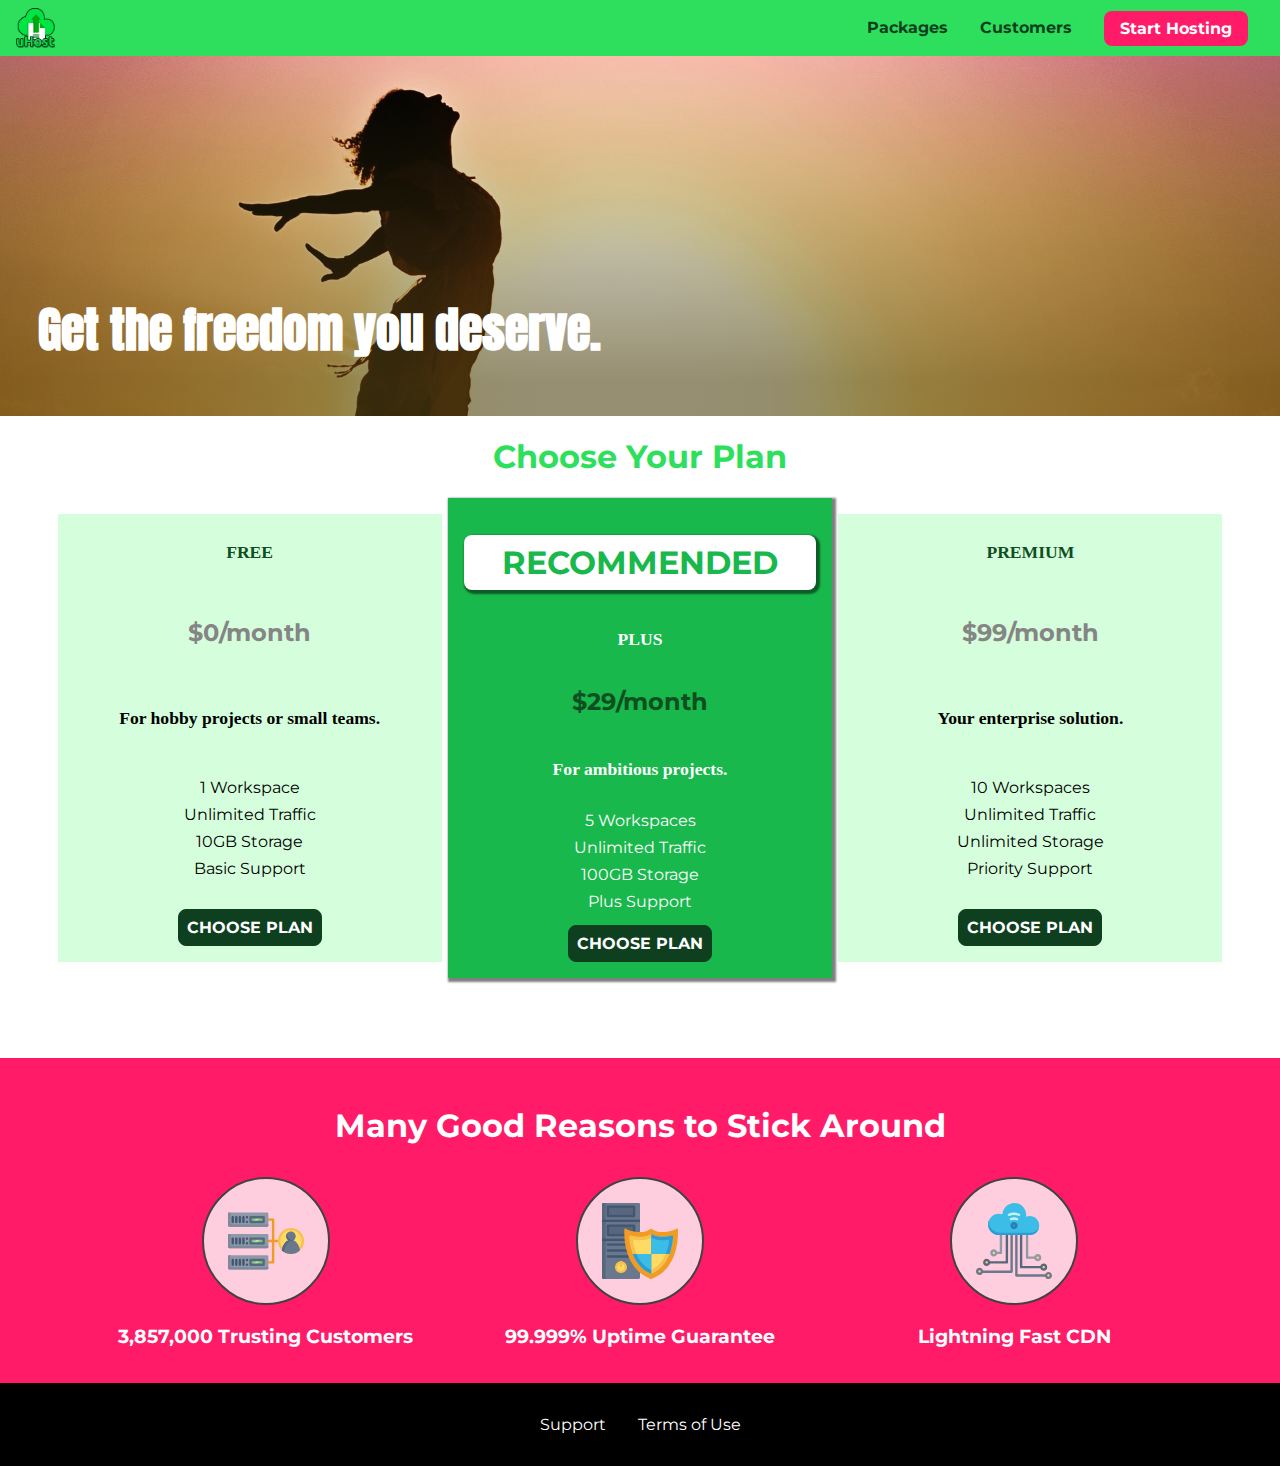
<file: index.html>
<!DOCTYPE html>
<html lang="en">

<head>
    <meta charset="UTF-8">
    <meta http-equiv="X-UA-Compatible" content="ie=edge">
    <meta name="viewport" content="width=device-width, initial-scale=1.0">
    <title>uHost</title>
    <link rel="shortcut icon" href="favicon.png">
    <link rel="stylesheet" href="shared.css">
    <link rel="stylesheet" href="main.css">
</head>

<body>
    <div class="backdrop"></div>
    <div class="modal">
        <h1 class="modal__title">Do you want to continue?</h1>
        <div class="modal__actions">
            <a href="start-hosting/index.html" class="modal__action">Yes!</a>
            <button class="modal__action modal__action--negative" type="button">No!</button>
        </div>
    </div>
    <header class="main-header">
        <div>
            <button class="toggle-button">
                <span class="toggle-button__bar"></span>
                <span class="toggle-button__bar"></span>
                <span class="toggle-button__bar"></span>
            </button>
            <a href="index.html" class="main-header__brand">
                <img src="images/uhost-icon.png" alt="uHost - Your favorite hosting company">
            </a>
        </div>
        <nav class="main-nav">
            <ul class="main-nav__items">
                <li class="main-nav__item">
                    <a href="packages/index.html">Packages</a>
                </li>
                <li class="main-nav__item">
                    <a href="customers/index.html">Customers</a>
                </li>
                <li class="main-nav__item main-nav__item--cta">
                    <a href="start-hosting/index.html">Start Hosting</a>
                </li>
            </ul>
        </nav>
    </header>
    <nav class="mobile-nav">
        <ul class="mobile-nav__items">
            <li class="mobile-nav__item">
                <a href="packages/index.html">Packages</a>
            </li>
            <li class="mobile-nav__item">
                <a href="customers/index.html">Customers</a>
            </li>
            <li class="mobile-nav__item mobile-nav__item--cta">
                <a href="start-hosting/index.html">Start Hosting</a>
            </li>
        </ul>
    </nav>
    <main>
        <section id="product-overview">
            <h1>Get the freedom you deserve.</h1>
        </section>
        <section id="plans">
            <h1 class="section-title">Choose Your Plan</h1>
            <div class="plan__list">
                <article class="plan">
                    <h1 class="plan__title">FREE</h1>
                    <h2 class="plan__price">$0/month</h2>
                    <h3>For hobby projects or small teams.</h3>
                    <ul class="plan__features">
                        <li class="plan__feature">1 Workspace</li>
                        <li class="plan__feature">Unlimited Traffic</li>
                        <li class="plan__feature">10GB Storage</li>
                        <li class="plan__feature">Basic Support</li>
                    </ul>
                    <div>
                        <button class="button">CHOOSE PLAN</button>
                    </div>
                </article>
                <article class="plan plan--highlighted">
                    <h1 class="plan__annotation" >RECOMMENDED</h1>
                    <h1 class="plan__title">PLUS</h1>
                    <h2 class="plan__price">$29/month</h2>
                    <h3>For ambitious projects.</h3>
                    <ul class="plan__features">
                        <li class="plan__feature">5 Workspaces</li>
                        <li class="plan__feature">Unlimited Traffic</li>
                        <li class="plan__feature">100GB Storage</li>
                        <li class="plan__feature">Plus Support</li>
                    </ul>
                    <div>
                        <button class="button">CHOOSE PLAN</button>
                    </div>
                </article>
                <article class="plan">
                    <h1 class="plan__title">PREMIUM</h1>
                    <h2 class="plan__price">$99/month</h2>
                    <h3>Your enterprise solution.</h3>
                    <ul class="plan__features">
                        <li class="plan__feature">10 Workspaces</li>
                        <li class="plan__feature">Unlimited Traffic</li>
                        <li class="plan__feature">Unlimited Storage</li>
                        <li class="plan__feature">Priority Support</li>
                    </ul>
                    <div>
                        <button class="button">CHOOSE PLAN</button>
                    </div>
                </article>
            </div>
        </section>
        <section id="key-features">
            <h1 class="section-title">Many Good Reasons to Stick Around</h1>
            <ul class="key-feature__list">
                <li class="key-feature">
                    <div class="key-feature__image">
                        <svg viewBox="0 0 512 512">
                            <path style="fill:#F09B24;" d="M344,248h-32V112c0-4.418-3.582-8-8-8h-40c-4.418,0-8,3.582-8,8s3.582,8,8,8h32v128h-32  c-4.418,0-8,3.582-8,8s3.582,8,8,8h32v128h-32c-4.418,0-8,3.582-8,8s3.582,8,8,8h40c4.418,0,8-3.582,8-8V264h32c4.418,0,8-3.582,8-8  S348.418,248,344,248z"
                            />
                            <path style="fill:#8E9AA9;" d="M264,64H8c-4.418,0-8,3.582-8,8v80c0,4.418,3.582,8,8,8h256c4.418,0,8-3.582,8-8V72  C272,67.582,268.418,64,264,64z"
                            />
                            <path style="fill:#7C899B;" d="M24,144c-4.418,0-8-3.582-8-8V64H8c-4.418,0-8,3.582-8,8v80c0,4.418,3.582,8,8,8h256  c4.418,0,8-3.582,8-8v-8H24z"
                            />
                            <rect x="152" y="96" style="fill:#B8E3A8;" width="88" height="32" />
                            <g>
                                <polygon style="fill:#7EC97D;" points="152,96 152,128 166,128 198,96  " />
                                <polygon style="fill:#7EC97D;" points="220,96 188,128 240,128 240,96  " />
                            </g>
                            <path style="fill:#56677E;" d="M240,136h-88c-4.418,0-8-3.582-8-8V96c0-4.418,3.582-8,8-8h88c4.418,0,8,3.582,8,8v32  C248,132.418,244.418,136,240,136z M160,120h72v-16h-72V120z"
                            />
                            <g>
                                <path style="fill:#435670;" d="M32,136c-4.418,0-8-3.582-8-8V96c0-4.418,3.582-8,8-8s8,3.582,8,8v32C40,132.418,36.418,136,32,136z   "
                                />
                                <path style="fill:#435670;" d="M56,136c-4.418,0-8-3.582-8-8V96c0-4.418,3.582-8,8-8s8,3.582,8,8v32C64,132.418,60.418,136,56,136z   "
                                />
                                <path style="fill:#435670;" d="M80,136c-4.418,0-8-3.582-8-8V96c0-4.418,3.582-8,8-8s8,3.582,8,8v32C88,132.418,84.418,136,80,136z   "
                                />
                                <path style="fill:#435670;" d="M104,136c-4.418,0-8-3.582-8-8V96c0-4.418,3.582-8,8-8s8,3.582,8,8v32   C112,132.418,108.418,136,104,136z"
                                />
                                <path style="fill:#435670;" d="M128,105c-4.418,0-8-3.582-8-8v-1c0-4.418,3.582-8,8-8s8,3.582,8,8v1   C136,101.418,132.418,105,128,105z"
                                />
                                <path style="fill:#435670;" d="M128,136c-4.418,0-8-3.582-8-8v-1c0-4.418,3.582-8,8-8s8,3.582,8,8v1   C136,132.418,132.418,136,128,136z"
                                />
                            </g>
                            <path style="fill:#8E9AA9;" d="M264,208H8c-4.418,0-8,3.582-8,8v80c0,4.418,3.582,8,8,8h256c4.418,0,8-3.582,8-8v-80  C272,211.582,268.418,208,264,208z"
                            />
                            <path style="fill:#7C899B;" d="M24,288c-4.418,0-8-3.582-8-8v-72H8c-4.418,0-8,3.582-8,8v80c0,4.418,3.582,8,8,8h256  c4.418,0,8-3.582,8-8v-8H24z"
                            />
                            <rect x="152" y="240" style="fill:#B8E3A8;" width="88" height="32" />
                            <g>
                                <polygon style="fill:#7EC97D;" points="152,240 152,272 166,272 198,240  " />
                                <polygon style="fill:#7EC97D;" points="220,240 188,272 240,272 240,240  " />
                            </g>
                            <path style="fill:#56677E;" d="M240,280h-88c-4.418,0-8-3.582-8-8v-32c0-4.418,3.582-8,8-8h88c4.418,0,8,3.582,8,8v32  C248,276.418,244.418,280,240,280z M160,264h72v-16h-72V264z"
                            />
                            <g>
                                <path style="fill:#435670;" d="M32,280c-4.418,0-8-3.582-8-8v-32c0-4.418,3.582-8,8-8s8,3.582,8,8v32C40,276.418,36.418,280,32,280   z"
                                />
                                <path style="fill:#435670;" d="M56,280c-4.418,0-8-3.582-8-8v-32c0-4.418,3.582-8,8-8s8,3.582,8,8v32C64,276.418,60.418,280,56,280   z"
                                />
                                <path style="fill:#435670;" d="M80,280c-4.418,0-8-3.582-8-8v-32c0-4.418,3.582-8,8-8s8,3.582,8,8v32C88,276.418,84.418,280,80,280   z"
                                />
                                <path style="fill:#435670;" d="M104,280c-4.418,0-8-3.582-8-8v-32c0-4.418,3.582-8,8-8s8,3.582,8,8v32   C112,276.418,108.418,280,104,280z"
                                />
                                <path style="fill:#435670;" d="M128,249c-4.418,0-8-3.582-8-8v-1c0-4.418,3.582-8,8-8s8,3.582,8,8v1   C136,245.418,132.418,249,128,249z"
                                />
                                <path style="fill:#435670;" d="M128,280c-4.418,0-8-3.582-8-8v-1c0-4.418,3.582-8,8-8s8,3.582,8,8v1   C136,276.418,132.418,280,128,280z"
                                />
                            </g>
                            <path style="fill:#8E9AA9;" d="M264,352H8c-4.418,0-8,3.582-8,8v80c0,4.418,3.582,8,8,8h256c4.418,0,8-3.582,8-8v-80  C272,355.582,268.418,352,264,352z"
                            />
                            <path style="fill:#7C899B;" d="M24,432c-4.418,0-8-3.582-8-8v-72H8c-4.418,0-8,3.582-8,8v80c0,4.418,3.582,8,8,8h256  c4.418,0,8-3.582,8-8v-8H24z"
                            />
                            <rect x="152" y="384" style="fill:#B8E3A8;" width="88" height="32" />
                            <g>
                                <polygon style="fill:#7EC97D;" points="152,384 152,416 166,416 198,384  " />
                                <polygon style="fill:#7EC97D;" points="220,384 188,416 240,416 240,384  " />
                            </g>
                            <path style="fill:#56677E;" d="M240,424h-88c-4.418,0-8-3.582-8-8v-32c0-4.418,3.582-8,8-8h88c4.418,0,8,3.582,8,8v32  C248,420.418,244.418,424,240,424z M160,408h72v-16h-72V408z"
                            />
                            <g>
                                <path style="fill:#435670;" d="M32,424c-4.418,0-8-3.582-8-8v-32c0-4.418,3.582-8,8-8s8,3.582,8,8v32C40,420.418,36.418,424,32,424   z"
                                />
                                <path style="fill:#435670;" d="M56,424c-4.418,0-8-3.582-8-8v-32c0-4.418,3.582-8,8-8s8,3.582,8,8v32C64,420.418,60.418,424,56,424   z"
                                />
                                <path style="fill:#435670;" d="M80,424c-4.418,0-8-3.582-8-8v-32c0-4.418,3.582-8,8-8s8,3.582,8,8v32C88,420.418,84.418,424,80,424   z"
                                />
                                <path style="fill:#435670;" d="M104,424c-4.418,0-8-3.582-8-8v-32c0-4.418,3.582-8,8-8s8,3.582,8,8v32   C112,420.418,108.418,424,104,424z"
                                />
                                <path style="fill:#435670;" d="M128,393c-4.418,0-8-3.582-8-8v-1c0-4.418,3.582-8,8-8s8,3.582,8,8v1   C136,389.418,132.418,393,128,393z"
                                />
                                <path style="fill:#435670;" d="M128,424c-4.418,0-8-3.582-8-8v-1c0-4.418,3.582-8,8-8s8,3.582,8,8v1   C136,420.418,132.418,424,128,424z"
                                />
                            </g>
                            <path style="fill:#F7C14D;" d="M424,168c-48.523,0-88,39.477-88,88s39.477,88,88,88s88-39.477,88-88S472.523,168,424,168z" />
                            <path style="fill:#FFDB66;" d="M424,184c-39.701,0-72,32.299-72,72s32.299,72,72,72s72-32.299,72-72S463.701,184,424,184z" />
                            <path style="fill:#69788D;" d="M484.893,314.16C476.393,274.588,451.922,248,424,248s-52.393,26.588-60.893,66.16  c-0.605,2.82,0.354,5.749,2.511,7.664C381.731,336.124,402.465,344,424,344s42.269-7.876,58.381-22.176  C484.539,319.909,485.498,316.98,484.893,314.16z"
                            />
                            <path style="fill:#56677E;" d="M434.053,249.171C430.768,248.403,427.411,248,424,248c-27.922,0-52.393,26.588-60.893,66.16  c-0.605,2.82,0.354,5.749,2.511,7.664c3.383,3.002,6.979,5.703,10.734,8.125C384.904,286.243,407.373,255.378,434.053,249.171z"
                            />
                            <path style="fill:#69788D;" d="M424,192c-17.645,0-32,14.355-32,32s14.355,32,32,32s32-14.355,32-32S441.645,192,424,192z" />
                            <path style="fill:#56677E;" d="M432,248c-17.645,0-32-14.355-32-32c0-6.783,2.128-13.076,5.742-18.258  C397.444,203.53,392,213.138,392,224c0,17.645,14.355,32,32,32c10.862,0,20.471-5.444,26.258-13.742  C445.076,245.872,438.783,248,432,248z"
                            />

                        </svg>
                    </div>
                    <p class="key-feature__description">3,857,000 Trusting Customers</p>
                </li>
                <li class="key-feature">
                    <div class="key-feature__image">
                        <svg viewBox="0 0 512 512">
                            <path style="fill:#69788D;" d="M248,0H8C3.582,0,0,3.582,0,8v496c0,4.418,3.582,8,8,8h240c4.418,0,8-3.582,8-8V8  C256,3.582,252.418,0,248,0z"
                            />
                            <path style="fill:#56677E;" d="M24,504V8c0-4.418,3.582-8,8-8H8C3.582,0,0,3.582,0,8v496c0,4.418,3.582,8,8,8h24  C27.582,512,24,508.418,24,504z"
                            />
                            <g>
                                <rect x="0" y="112" style="fill:#435670;" width="256" height="16" />
                                <rect x="0" y="240" style="fill:#435670;" width="256" height="16" />
                            </g>
                            <path style="fill:#F7C14D;" d="M128,392c-22.056,0-40,17.944-40,40s17.944,40,40,40s40-17.944,40-40S150.056,392,128,392z" />
                            <path style="fill:#FFDB66;" d="M128,408c-13.233,0-24,10.767-24,24s10.767,24,24,24s24-10.767,24-24S141.233,408,128,408z" />
                            <path style="fill:#F7C14D;" d="M128,392c-2.739,0-5.414,0.278-8,0.805V424c0,4.418,3.582,8,8,8c4.418,0,8-3.582,8-8v-31.195  C133.414,392.278,130.739,392,128,392z"
                            />
                            <g>
                                <path style="fill:#435670;" d="M216,288H40c-4.418,0-8-3.582-8-8s3.582-8,8-8h176c4.418,0,8,3.582,8,8S220.418,288,216,288z"
                                />
                                <path style="fill:#435670;" d="M216,328H40c-4.418,0-8-3.582-8-8s3.582-8,8-8h176c4.418,0,8,3.582,8,8S220.418,328,216,328z"
                                />
                                <path style="fill:#435670;" d="M216,368H40c-4.418,0-8-3.582-8-8s3.582-8,8-8h176c4.418,0,8,3.582,8,8S220.418,368,216,368z"
                                />
                                <path style="fill:#435670;" d="M216,16H40c-4.418,0-8,3.582-8,8v64c0,4.418,3.582,8,8,8h176c4.418,0,8-3.582,8-8V24   C224,19.582,220.418,16,216,16z"
                                />
                            </g>
                            <rect x="48" y="32" style="fill:#56677E;" width="160" height="48" />
                            <path style="fill:#435670;" d="M216,144H40c-4.418,0-8,3.582-8,8v64c0,4.418,3.582,8,8,8h176c4.418,0,8-3.582,8-8v-64  C224,147.582,220.418,144,216,144z"
                            />
                            <rect x="48" y="160" style="fill:#56677E;" width="160" height="48" />
                            <path style="fill:#F09B24;" d="M511.747,180.237c-0.194-6.537-8.107-10.107-13.135-5.894c-5.6,4.693-42.904,21.282-98.514,21.282  c-33.45,0-64.625-20.999-64.929-21.206c-2.9-1.991-6.764-1.85-9.512,0.346c-2.677,2.135-27.201,20.86-63.793,20.86  c-55.607,0-92.914-16.589-98.515-21.282c-5.028-4.211-12.941-0.645-13.135,5.894c-1.634,54.834,4.655,105.941,18.693,151.903  c12.096,39.604,29.759,74.047,52.497,102.373c27.538,34.304,62.743,59.882,104.66,76.045c3.069,1.918,6.757,1.921,9.83,0  c41.917-16.163,77.122-41.741,104.66-76.045c22.738-28.326,40.401-62.77,52.497-102.373  C507.092,286.179,513.381,235.071,511.747,180.237z"
                            />
                            <path style="fill:#F7C14D;" d="M476.21,221.226c-1.953-1.631-4.568-2.235-7.036-1.628c-21.686,5.327-44.926,8.028-69.075,8.028  c-25.926,0-49.633-8.975-64.955-16.504c-2.307-1.134-5.016-1.091-7.284,0.116c-14.059,7.477-36.919,16.388-65.994,16.388  c-24.153,0-47.394-2.701-69.075-8.028c-5.155-1.268-10.221,2.966-9.894,8.261c2.077,33.693,7.668,65.635,16.616,94.935  c22.774,74.565,66.139,126.334,128.888,153.868c2.032,0.891,4.397,0.891,6.43,0c61.777-27.107,104.716-78.876,127.62-153.868  c8.948-29.3,14.539-61.241,16.616-94.935C479.224,225.319,478.163,222.856,476.21,221.226z"
                            />
                            <path style="fill:#FFDB66;" d="M331.609,451.727c-52.604-25.289-89.304-70.987-109.144-135.944  c-6.532-21.39-11.162-44.336-13.82-68.447c17.133,2.852,34.952,4.291,53.22,4.291c29.394,0,53.376-7.793,69.978-15.561  c17.44,7.736,41.656,15.561,68.256,15.561c18.267,0,36.085-1.439,53.219-4.291c-2.659,24.112-7.288,47.06-13.82,68.448  C419.545,381.108,383.27,426.805,331.609,451.727z"
                            />
                            <g>
                                <path style="fill:#2C9DD4;" d="M479.066,227.858c0.157-2.539-0.903-5.002-2.856-6.633s-4.568-2.235-7.036-1.628   c-21.686,5.327-44.926,8.028-69.075,8.028c-25.926,0-49.633-8.975-64.955-16.504c-1.057-0.52-2.2-0.78-3.345-0.806l-0.072,133.351   h123.601c2.556-6.746,4.933-13.702,7.123-20.874C471.398,293.493,476.989,261.552,479.066,227.858z"
                                />
                                <path style="fill:#2C9DD4;" d="M206.658,343.667c24.153,63.42,65.028,108.108,121.743,132.995c1.031,0.452,2.147,0.673,3.263,0.666   l0.063-133.661H206.658z"
                                />
                            </g>
                            <g>
                                <path style="fill:#3CBDE8;" d="M439.497,315.783c6.532-21.389,11.161-44.336,13.82-68.448c-17.134,2.852-34.952,4.291-53.219,4.291   c-26.6,0-50.815-7.824-68.256-15.561l-0.116,107.601h97.758C433.179,334.807,436.524,325.518,439.497,315.783z"
                                />
                                <path style="fill:#3CBDE8;" d="M232.523,343.667c21.144,50.298,54.363,86.56,99.087,108.06l0.117-108.06H232.523z" />
                            </g>
                        </svg>
                    </div>
                    <p class="key-feature__description">99.999% Uptime Guarantee</p>
                </li>
                <li class="key-feature">
                    <div class="key-feature__image">
                        <svg viewBox="0 0 512 512">
                            <path style="fill:#8E9AA9;" d="M168,200c-4.418,0-8,3.582-8,8v120h-17.376c-3.302-9.311-12.194-16-22.624-16  c-13.234,0-24,10.767-24,24s10.766,24,24,24c10.429,0,19.321-6.689,22.624-16H168c4.418,0,8-3.582,8-8V208  C176,203.582,172.418,200,168,200z"
                            />
                            <path style="fill:#FFDB66;" d="M120,328c-4.411,0-8,3.589-8,8s3.589,8,8,8s8-3.589,8-8S124.411,328,120,328z" />
                            <path style="fill:#56677E;" d="M208,200c-4.418,0-8,3.582-8,8v184H94.624C91.322,382.689,82.43,376,72,376  c-13.234,0-24,10.767-24,24s10.766,24,24,24c10.429,0,19.321-6.689,22.624-16H208c4.418,0,8-3.582,8-8V208  C216,203.582,212.418,200,208,200z"
                            />
                            <path style="fill:#FFDB66;" d="M72,392c-4.411,0-8,3.589-8,8s3.589,8,8,8s8-3.589,8-8S76.411,392,72,392z" />
                            <path style="fill:#69788D;" d="M240,208c-4.418,0-8,3.582-8,8v239H47.24c-2.671-10.34-12.078-18-23.24-18c-13.234,0-24,10.767-24,24  s10.766,24,24,24c9.666,0,18.009-5.747,21.809-14H240c4.418,0,8-3.582,8-8V216C248,211.582,244.418,208,240,208z"
                            />
                            <path style="fill:#FFDB66;" d="M24,453c-4.411,0-8,3.589-8,8s3.589,8,8,8s8-3.589,8-8S28.411,453,24,453z" />
                            <path style="fill:#69788D;" d="M488,464c-10.429,0-19.321,6.689-22.624,16H280V208c0-4.418-3.582-8-8-8s-8,3.582-8,8v280  c0,4.418,3.582,8,8,8h193.376c3.302,9.311,12.194,16,22.624,16c13.234,0,24-10.767,24-24S501.234,464,488,464z"
                            />
                            <path style="fill:#FFDB66;" d="M488,480c-4.411,0-8,3.589-8,8s3.589,8,8,8s8-3.589,8-8S492.411,480,488,480z" />
                            <path style="fill:#56677E;" d="M456,408c-10.429,0-19.321,6.689-22.624,16H312V208c0-4.418-3.582-8-8-8s-8,3.582-8,8v224  c0,4.418,3.582,8,8,8h129.376c3.302,9.311,12.194,16,22.624,16c13.234,0,24-10.767,24-24S469.234,408,456,408z"
                            />
                            <path style="fill:#FFDB66;" d="M456,424c-4.411,0-8,3.589-8,8s3.589,8,8,8s8-3.589,8-8S460.411,424,456,424z" />
                            <path style="fill:#8E9AA9;" d="M416,344c-10.429,0-19.321,6.689-22.624,16H352V208c0-4.418-3.582-8-8-8s-8,3.582-8,8v160  c0,4.418,3.582,8,8,8h49.376c3.302,9.311,12.194,16,22.624,16c13.234,0,24-10.767,24-24S429.234,344,416,344z"
                            />
                            <path style="fill:#FFDB66;" d="M416,360c-4.411,0-8,3.589-8,8s3.589,8,8,8s8-3.589,8-8S420.411,360,416,360z" />
                            <path style="fill:#3CBDE8;" d="M362,88c-8.741,0-17.231,1.751-25.06,5.085C337.646,88.797,338,84.43,338,80  c0-44.112-35.888-80-80-80c-42.823,0-77.895,33.816-79.909,76.149C170.393,73.415,162.244,72,154,72c-39.701,0-72,32.299-72,72  s32.299,72,72,72h208c35.29,0,64-28.71,64-64S397.29,88,362,88z"
                            />
                            <path style="fill:#2C9DD4;" d="M368,200H160c-39.701,0-72-32.299-72-72c0-5.863,0.721-11.559,2.05-17.019  C84.918,120.88,82,132.102,82,144c0,39.701,32.299,72,72,72h208c30.389,0,55.88-21.296,62.379-49.743  C413.565,186.327,392.352,200,368,200z"
                            />
                            <path style="fill:#2A7DB5;" d="M256,128c-13.234,0-24,10.767-24,24s10.766,24,24,24c13.233,0,24-10.767,24-24S269.233,128,256,128z"
                            />
                            <path style="fill:#2C9DD4;" d="M256,144c-4.411,0-8,3.589-8,8s3.589,8,8,8c4.411,0,8-3.589,8-8S260.411,144,256,144z" />
                            <g>
                                <path style="fill:#C5F1FA;" d="M221.755,87.695c-2.994,0-5.864-1.688-7.233-4.572c-1.894-3.991-0.194-8.763,3.798-10.657   C230.157,66.849,242.834,64,256,64c13.166,0,25.844,2.849,37.68,8.466c3.992,1.895,5.692,6.666,3.798,10.657   s-6.666,5.692-10.657,3.798C277.144,82.328,266.774,80,256,80c-10.774,0-21.144,2.328-30.821,6.921   C224.072,87.446,222.904,87.695,221.755,87.695z"
                                />
                                <path style="fill:#C5F1FA;" d="M276.545,116.618c-1.148,0-2.316-0.249-3.424-0.774C267.745,113.293,261.985,112,256,112   c-5.985,0-11.745,1.293-17.121,3.844c-3.991,1.895-8.763,0.192-10.657-3.798c-1.894-3.992-0.193-8.764,3.798-10.657   C239.557,97.813,247.625,96,256,96c8.376,0,16.444,1.813,23.98,5.389c3.991,1.894,5.692,6.665,3.798,10.657   C282.41,114.93,279.539,116.618,276.545,116.618z"
                                />
                            </g>

                        </svg>
                    </div>
                    <p class="key-feature__description">Lightning Fast CDN</p>
                </li>
            </ul>
        </section>
    </main>
    <footer class="main-footer">
        <nav>
            <ul class="main-footer__links">
                <li class="main-footer__link">
                    <a href="#">Support</a>
                </li>
                <li class="main-footer__link">
                    <a href="#">Terms of Use</a>
                </li>
            </ul>
        </nav>
    </footer>
    <script src="shared.js"></script>
</body>

</html>
</file>
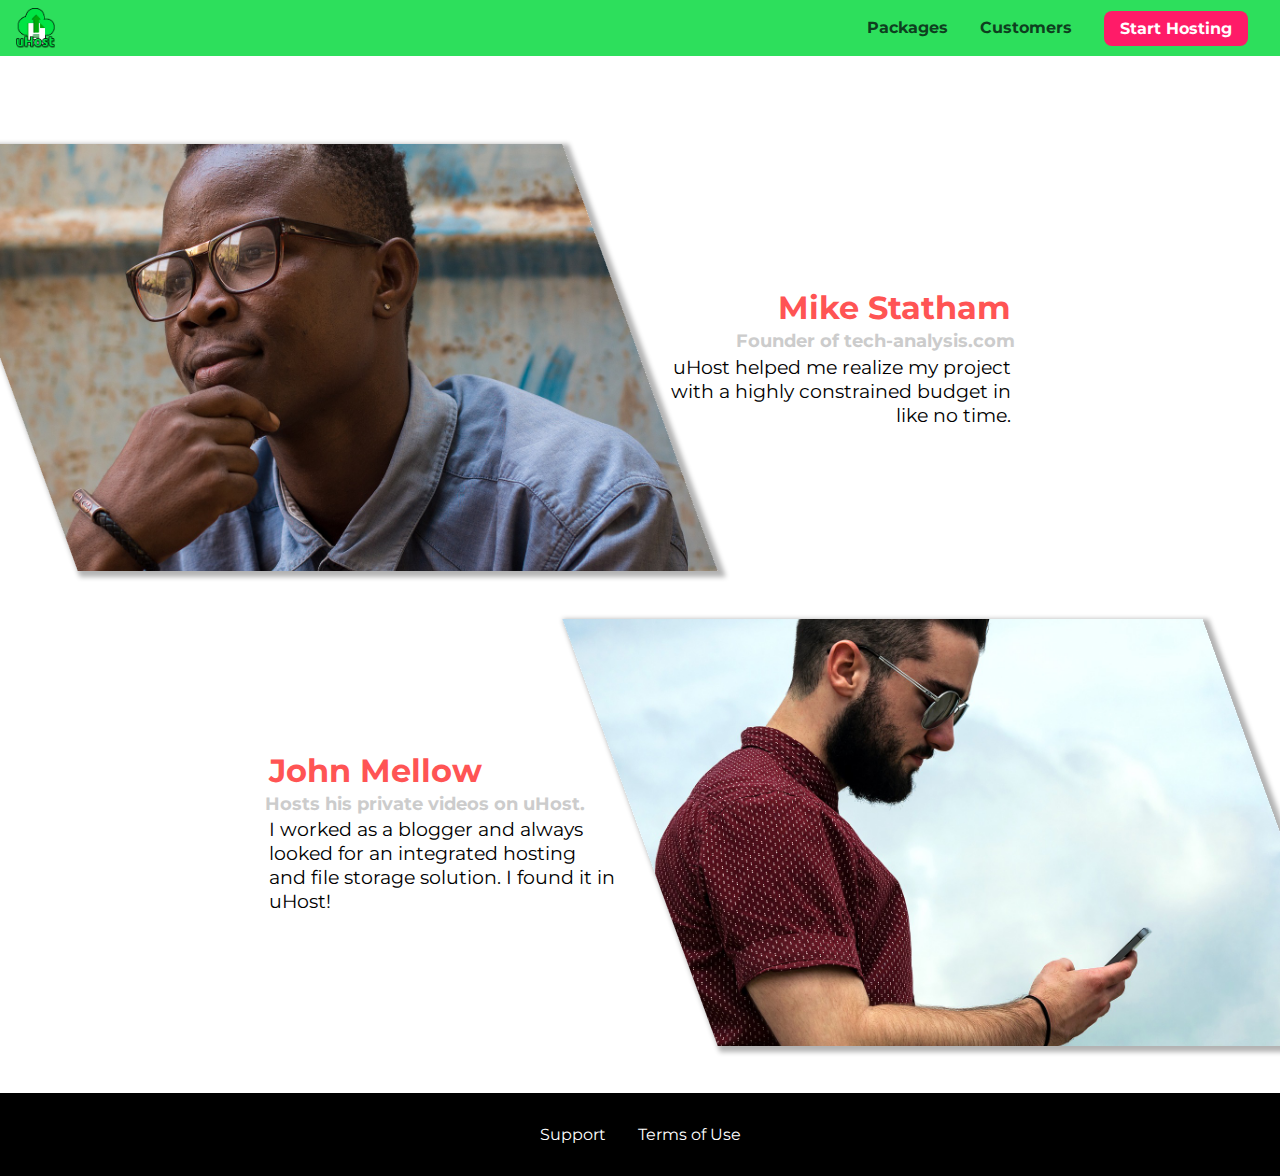
<file: customers/index.html>
<!DOCTYPE html>
<html lang="en">

<head>
    <meta charset="UTF-8">
    <meta name="viewport" content="width=device-width, initial-scale=1.0">
    <meta http-equiv="X-UA-Compatible" content="ie=edge">
    <title>uHost Customers</title>
    <link rel="shortcut icon" href="../favicon.png">
    <link rel="stylesheet" href="../shared.css">
    <link rel="stylesheet" href="customers.css">
</head>

<body>
    <div class="backdrop"></div>
    <header class="main-header">
        <div>
            <button class="toggle-button">
                <span class="toggle-button__bar"></span>
                <span class="toggle-button__bar"></span>
                <span class="toggle-button__bar"></span>
            </button>
            <a href="../index.html" class="main-header__brand">
                <img src="../images/uhost-icon.png" alt="uHost - Your favorite hosting company">
            </a>
        </div>
        <nav class="main-nav">
            <ul class="main-nav__items">
                <li class="main-nav__item">
                    <a href="../packages/index.html">Packages</a>
                </li>
                <li class="main-nav__item">
                    <a href="index.html">Customers</a>
                </li>
                <li class="main-nav__item main-nav__item--cta">
                    <a href="../start-hosting/index.html">Start Hosting</a>
                </li>
            </ul>
        </nav>
    </header>
    <nav class="mobile-nav">
        <ul class="mobile-nav__items">
            <li class="mobile-nav__item">
                <a href="../packages/index.html">Packages</a>
            </li>
            <li class="mobile-nav__item">
                <a href="index.html">Customers</a>
            </li>
            <li class="mobile-nav__item mobile-nav__item--cta">
                <a href="../start-hosting/index.html">Start Hosting</a>
            </li>
        </ul>
    </nav>
    <main>
        <div>
            <div class="testimonial" id="customer-1">
                <div class="testimonial__image-container">
                    <img src="../images/customer-1.jpg" alt="Mike Statham - Customer" class="testimonial__image">
                </div>
                <div class="testimonial__info">
                    <h1 class="testimonial__name">Mike Statham</h1>
                    <h2 class="testimonial__subtitle">Founder of
                        <a href="tech-analysis.com">tech-analysis.com</a>
                    </h2>
                    <p class="testimonial__text">uHost helped me realize my project with a highly constrained budget in like no time.</p>
                </div>
            </div>
            <div class="testimonial" id="customer-2">

                <div class="testimonial__info">
                    <h1 class="testimonial__name">John Mellow</h1>
                    <h2 class="testimonial__subtitle">Hosts his private videos on uHost.
                    </h2>
                    <p class="testimonial__text">I worked as a blogger and always looked for an integrated hosting and file storage solution. I found
                        it in uHost!
                    </p>
                </div>
                <div class="testimonial__image-container">
                    <img src="../images/customer-2.jpg" alt="John Mellow - Customer" class="testimonial__image">
                </div>
            </div>
        </div>
    </main>
    <footer class="main-footer">
        <nav>
            <ul class="main-footer__links">
                <li class="main-footer__link">
                    <a href="#">Support</a>
                </li>
                <li class="main-footer__link">
                    <a href="#">Terms of Use</a>
                </li>
            </ul>
        </nav>
    </footer>
    <script src="../shared.js"></script>
</body>

</html>
</file>
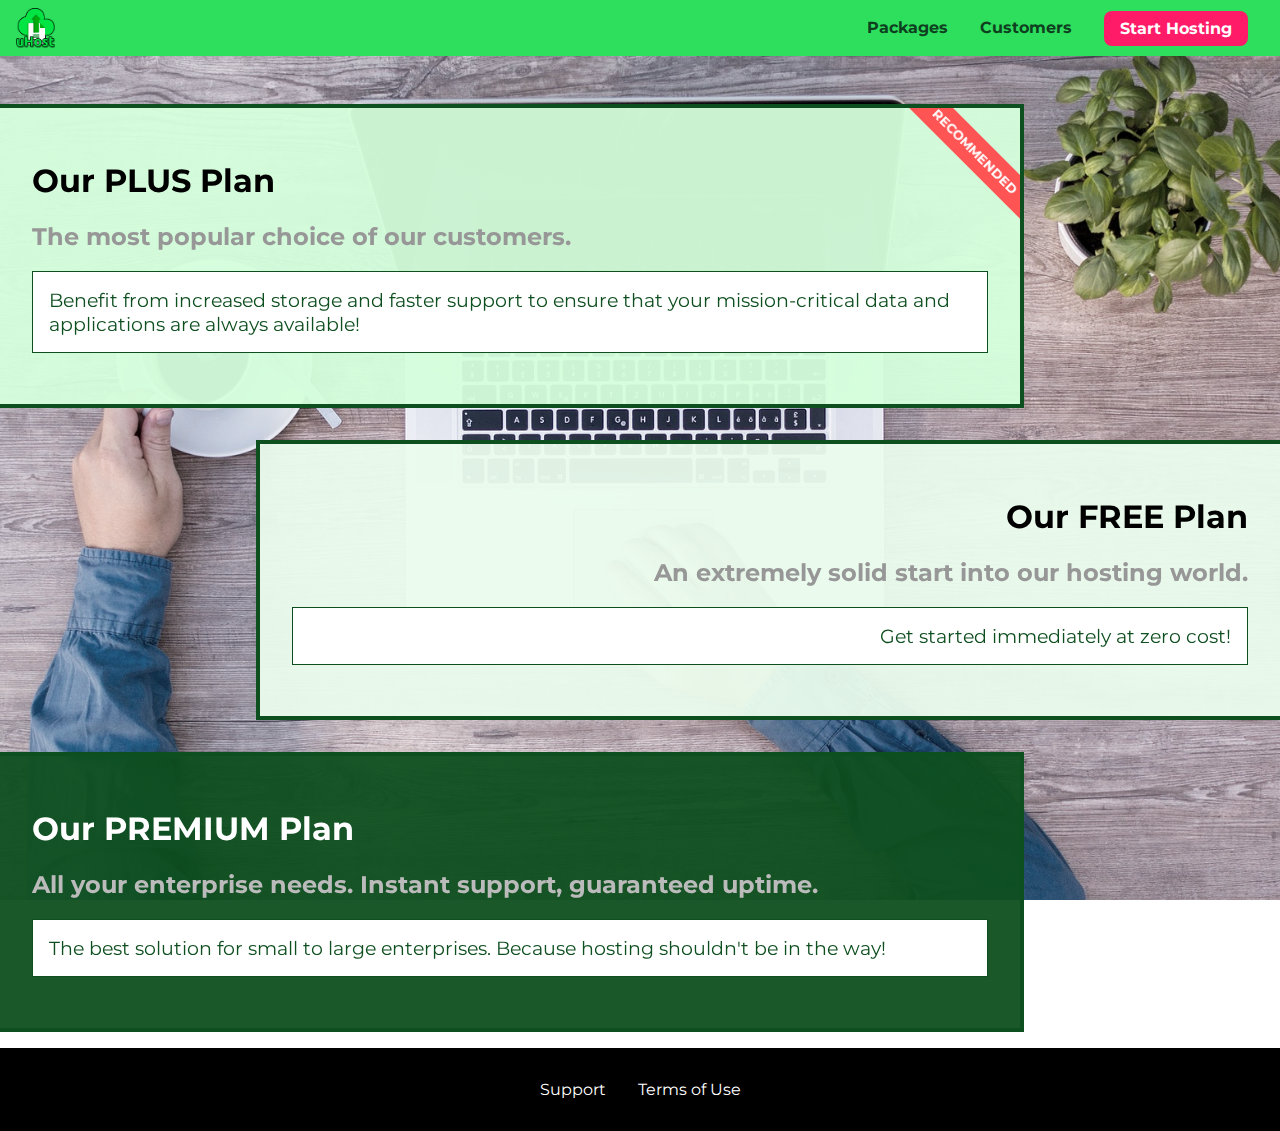
<file: packages/index.html>
<!DOCTYPE html>
<html lang="en">

<head>
    <meta charset="UTF-8">
    <meta http-equiv="X-UA-Compatible" content="ie=edge">
    <meta name="viewport" content="width=device-width, initial-scale=1.0">
    <title>uHost</title>
    <link rel="shortcut icon" href="../favicon.png">
    <link rel="stylesheet" href="../shared.css">
    <link rel="stylesheet" href="packages.css">
</head>

<body>
    <div class="backdrop"></div>
    <div class="background"></div>
    <header class="main-header">
        <div>
            <button class="toggle-button">
                <span class="toggle-button__bar"></span>
                <span class="toggle-button__bar"></span>
                <span class="toggle-button__bar"></span>
            </button>
            <a href="../index.html" class="main-header__brand">
                <img src="../images/uhost-icon.png" alt="uHost - Your favorite hosting company">
            </a>
        </div>
        <nav class="main-nav">
            <ul class="main-nav__items">
                <li class="main-nav__item">
                    <a href="index.html">Packages</a>
                </li>
                <li class="main-nav__item">
                    <a href="../customers/index.html">Customers</a>
                </li>
                <li class="main-nav__item main-nav__item--cta">
                    <a href="../start-hosting/index.html">Start Hosting</a>
                </li>
            </ul>
        </nav>
    </header>
    <nav class="mobile-nav">
        <ul class="mobile-nav__items">
            <li class="mobile-nav__item">
                <a href="index.html">Packages</a>
            </li>
            <li class="mobile-nav__item">
                <a href="../customers/index.html">Customers</a>
            </li>
            <li class="mobile-nav__item mobile-nav__item--cta">
                <a href="../start-hosting/index.html">Start Hosting</a>
            </li>
        </ul>
    </nav>
    <main>
        <section class="package" id="plus">
            <a href="#">
                <h1 class="package__title">Our PLUS Plan</h1>
                <h2 class="package__badge">RECOMMENDED</h2>
                <h2 class="package__subtitle">The most popular choice of our customers.</h2>
                <p class="package__info">Benefit from increased storage and faster support to ensure that your mission-critical data and applications
                    are always available!</p>
            </a>
        </section>
        <section class="package" id="free">
            <a href="#">
                <h1 class="package__title">Our FREE Plan</h1>
                <h2 class="package__subtitle">An extremely solid start into our hosting world.</h2>
                <p class="package__info">Get started immediately at zero cost!</p>
            </a>
        </section>
        <div class="clearfix"></div>
        <section class="package" id="premium">
            <a href="#">
                <h1 class="package__title">Our PREMIUM Plan</h1>
                <h2 class="package__subtitle">All your enterprise needs. Instant support, guaranteed uptime. </h2>
                <p class="package__info">The best solution for small to large enterprises. Because hosting shouldn't be in the way!</p>
            </a>
        </section>
    </main>
    <footer class="main-footer">
        <nav>
            <ul class="main-footer__links">
                <li class="main-footer__link">
                    <a href="#">Support</a>
                </li>
                <li class="main-footer__link">
                    <a href="#">Terms of Use</a>
                </li>
            </ul>
        </nav>
    </footer>
    <script src="../shared.js"></script>
</body>

</html>
</file>
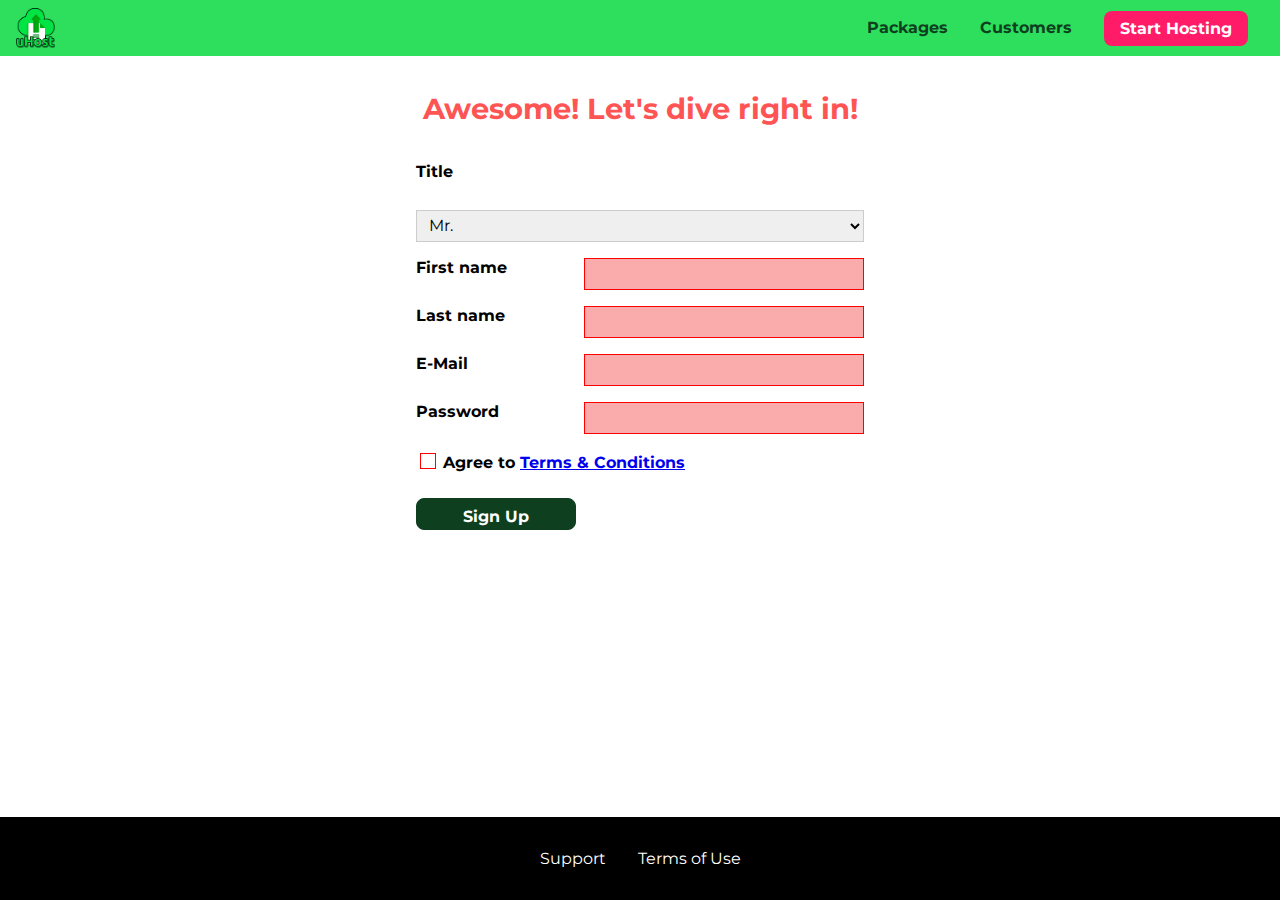
<file: start-hosting/index.html>
<!DOCTYPE html>
<html lang="en">

<head>
    <meta charset="UTF-8">
    <meta name="viewport" content="width=device-width, initial-scale=1.0">
    <meta http-equiv="X-UA-Compatible" content="ie=edge">
    <title>uHost Signup</title>
    <link rel="shortcut icon" href="../favicon.png">
    <link rel="stylesheet" href="../shared.css">
    <link rel="stylesheet" href="start-hosting.css">
</head>

<body>
    <div class="backdrop"></div>
    <header class="main-header">
        <div>
            <button class="toggle-button">
                <span class="toggle-button__bar"></span>
                <span class="toggle-button__bar"></span>
                <span class="toggle-button__bar"></span>
            </button>
            <a href="../index.html" class="main-header__brand">
                <img src="../images/uhost-icon.png" alt="uHost - Your favorite hosting company">
            </a>
        </div>
        <nav class="main-nav">
            <ul class="main-nav__items">
                <li class="main-nav__item">
                    <a href="../packages/index.html">Packages</a>
                </li>
                <li class="main-nav__item">
                    <a href="../customers/index.html">Customers</a>
                </li>
                <li class="main-nav__item main-nav__item--cta">
                    <a href="index.html">Start Hosting</a>
                </li>
            </ul>
        </nav>
    </header>
    <nav class="mobile-nav">
        <ul class="mobile-nav__items">
            <li class="mobile-nav__item">
                <a href="../packages/index.html">Packages</a>
            </li>
            <li class="mobile-nav__item">
                <a href="../customers/index.html">Customers</a>
            </li>
            <li class="mobile-nav__item mobile-nav__item--cta">
                <a href="index.html">Start Hosting</a>
            </li>
        </ul>
    </nav>
    <main class="signup-page">
        <h1 class="signup-title">Awesome! Let's dive right in!</h1>
        <form action="index.html" class="signup-form">
          
            <label for="title">Title</label>
            <select id="title">
                <option value="mr">Mr.</option>
                <option value="ms">Ms.</option>
            </select>
      
            <label for="first-name">First name</label>
            <input type="text" id="first-name" required>
            <label for="last-name">Last name</label>
            <input type="text" id="last-name" required>
            <label for="email">E-Mail</label>
            <input type="email" id="email" required>
            <label for="password">Password</label>
            <input type="password" id="password" required>
            <div class="signup-form__checkbox">
                <input type="checkbox" id="agree-terms" required>
                <label for="agree-terms">Agree to
                    <a href="#">Terms &amp; Conditions</a>
                </label>
            </div>
            
            <button type="submit" class="button">Sign Up</button>
        </form>
    </main>
    <footer class="main-footer">
        <nav>
            <ul class="main-footer__links">
                <li class="main-footer__link">
                    <a href="#">Support</a>
                </li>
                <li class="main-footer__link">
                    <a href="#">Terms of Use</a>
                </li>
            </ul>
        </nav>
    </footer>
    <script src="../shared.js"></script>
</body>

</html>
</file>
<file: shared.css>
@import url('https://fonts.googleapis.com/css?family=Roboto:100,400,900');
@import url('https://fonts.googleapis.com/css?family=Anton');
@import url('https://fonts.googleapis.com/css?family=Montserrat:400,700');

:root{
  --dark-green: #0e3f1f;
  --highlight-color: #ff1b68;
}

* {
  box-sizing: border-box;
}
html{
  height: 100%;
}
body {
  font-family: "Montserrat", sans-serif;
  margin: 0;
  display: grid;
  grid-template-rows:3.5rem auto fit-content(8rem); 
  height: 100%;
  grid-template-areas:  "header"
                        "main"
                        "footer";
}

main {
  /* min-height: calc(100vh - 3.5rem - 8rem); */
  /* grid-row-start: 2;
  grid-row-end: 3; */
  grid-area: main;
}

.backdrop {
  display: none;
  position: fixed;
  opacity: 0;
  transition:opacity 0.3s linear;
  top: 0;
  left: 0;
  z-index: 100;
  width: 100vw;
  height: 100vh;
  background: rgba(0, 0, 0, 0.5);
}

.main-header {
  width: 100%;
  position: fixed;
  top: 0;
  left: 0;
  background: #2ddf5c;
  padding: 0.5rem 1rem;
  z-index: 60;
  display: flex;
  align-items: center;
  justify-content: space-between;
  grid-area: header;
}

.toggle-button {
  width: 3rem;
  background: transparent;
  border: none;
  cursor: pointer;
  padding-top: 0;
  padding-bottom: 0;
  vertical-align: middle;
}

.toggle-button:focus {
  outline: none;
}

.toggle-button__bar {
  width: 100%;
  height: 0.2rem;
  background: black;
  display: block;
  margin: 0.6rem 0;
}

.main-header__brand {
  color: var(--highlight-color);
  text-decoration: none;
  font-weight: bold;
  /* width: 20px; */
}

.main-header__brand img {
  height: 2.5rem;
  vertical-align: middle;
  /* width: 100%; */
}

.main-nav {
  display: none;
}

.main-nav__items {
  margin: 0;
  padding: 0;
  list-style: none;
  display: flex;
}

.main-nav__item {
  margin: 0 1rem;
}

.main-nav__item a,
.mobile-nav__item a {
  text-decoration: none;
  color: var(--dark-green);
  font-weight: bold;
  padding: 0.2rem 0;
}

.main-nav__item a:hover,
.main-nav__item a:active {
  color: white;
  border-bottom: 5px solid white;
}

.main-nav__item--cta{
  animation: wiggle 0.4s 3s 8 ease-in-out none;
}


.main-nav__item--cta a,
.mobile-nav__item--cta a {
  color: white;
  background: var(--highlight-color);
  padding: 0.5rem 1rem;
  border-radius: 8px;
}

.main-nav__item--cta a:hover,
.main-nav__item--cta a:active,
.mobile-nav__item--cta a:hover,
.mobile-nav__item--cta a:active {
  color: var(--highlight-color);
  background: white;
  border: none;
}

@media (min-width: 40rem) {
  .toggle-button {
    display: none;
  }

  .main-nav {
    display: flex;
  }
}

.main-footer {
  background: black;
  padding: 2rem;
  /* grid-row: 3 / 4; */
  grid-area: footer;
}

.main-footer__links {
  list-style: none;
  margin: 0;
  padding: 0;
  display: flex;
  flex-direction: column;
  align-items: center;
}

.main-footer__link {
  margin: 0.5rem 0;
}

.main-footer__link a {
  color: white;
  text-decoration: none;
}

.main-footer__link a:hover,
.main-footer__link a:active {
  color: #ccc;
}

.mobile-nav {
  display: none;
  position: fixed;
  z-index: 101;
  top: 0;
  left: 0;
  background: white;
  width: 80%;
  height: 100vh;
}

.mobile-nav__items {
  width: 90%;
  height: 100%;
  list-style: none;
  margin: 0 auto;
  padding: 0;
  display: flex;
  flex-direction: column;
  justify-content: center;
  align-items: center;
}

.mobile-nav__item {
  margin: 1rem 0;
}

.mobile-nav__item a {
  font-size: 1.5rem;
}

.button {
  background: var(--dark-green);
  color: white;
  font: inherit;
  border: 1.5px solid var(--dark-green);
  padding: 0.5rem;
  border-radius: 8px;
  font-weight: bold;
  cursor: pointer;
}

.button:hover,
.button:active {
  background: white;
  color:  var(--dark-green);
}

.button:focus {
  outline: none;
}

.button[disabled] {
  cursor: not-allowed;
  border: #a1a1a1;
  background: #ccc;
  color: #a1a1a1;
} 

.open {
    display: block !important;
    opacity: 1 !important;
    transform: translateY(0) !important;
}

@media (min-width: 40rem) {
  .main-footer__link {
    margin: 0 1rem;
  }

  .main-footer__links {
    flex-direction: row;
    justify-content: center;
  }
}

@keyframes wiggle{
  0%{
    transform: rotateZ(0);
  }
  50%{
    transform: rotateZ(-10deg);
  }
  100%{
    transform: rotateZ(10deg);
  
  }
}
</file>
<file: main.css>
#product-overview {
  background: linear-gradient(to top, rgba(80, 68, 18, 0.6) 10%, transparent),
    url("images/freedom.jpg") center/cover no-repeat border-box,
    #ff1b68;
  /* background-image: url("freedom.jpg");
    background-size: cover;
    background-position: left 10% bottom 20%; */
  /* background-repeat: no-repeat;
    background-origin: border-box;
    background-clip: border-box; */
  /* background-image: linear-gradient(180deg, red 70%, blue 60%, rgba(0,0,0,0.5)); */
  /* background-image: radial-gradient(ellipse farthest-corner at 20% 50%, red, blue 70%, green); */
  width: 100%;
  height: 33vh;
  /* border: 5px dashed red; */
  position: relative;
}
.plan h3,
.plan__title{
  font-family: frijole;
  font-size: 1.1rem;
}

#product-overview h1 {
  color: white;
  font-family: "Anton", sans-serif;
  position: absolute;
  bottom: 5%;
  left: 3%;
  font-size: 1.6rem;
}

@media (min-width: 40rem) and (min-height: 40rem) {
  #product-overview {
    height: 40vh;
    background-position: 50% 25%;
  }

  #product-overview h1 {
    font-size: 3rem;
  }
}

.section-title {
  color: #2ddf5c;
  text-align: center;
}

.plan {
  background: #d5ffdc;
  text-align: center;
  padding: 1rem;
  margin: 0.5rem 0;
  width: 100%;
}

.plan:hover{
  animation: push-up 1s ease-out forwards;
}

.plan--highlighted {
  background: #19b84c;
  color: white;
}

.plan__annotation {
  background: white;
  color: #19b84c;
  padding: 0.5rem;
  box-shadow: 2px 2px 2px 2px rgba(0, 0, 0, 0.5);
  border-radius: 8px;
}

.plan__title {
  color: #0e4f1f;
}

.plan__price {
  color: #858585;
}

.plan--highlighted .plan__title {
  color: white;
}

.plan--highlighted .plan__price {
  color: #0e4f1f;
}

.plan__features {
  list-style: none;
  margin: 0;
  padding: 0;
}

.plan__feature {
  margin: 0.5rem 0;
}


@media (min-width: 40rem) {
  .plan__list { 
    height: 30rem;
    width: 100%;
    display: flex;
    justify-content: center;
    align-items: center;
  }

  .plan {
    width: 30%;
    min-width: 13rem;
    max-width: 25rem;
    display: flex;
    flex-direction: column;
    justify-content: space-between;
    height: 28rem;
    margin: 0 0.2rem;
    transition: height 0.3s ease-in-out; 
  }

  .plan--highlighted {
    box-shadow: 2px 2px 2px 2px rgba(0, 0, 0, 0.5);
    height: 30rem;
    z-index: 50;
  }
}

#key-features {
  background: #ff1b68;
  margin-top: 5rem;
  padding: 1rem;
}

#key-features .section-title {
  color: white;
  margin: 2rem;
}

.key-feature__list {
  list-style: none;
  margin: 0;
  padding: 0;
  text-align: center;
}

.key-feature__image {
  background: #ffcede;
  width: 128px;
  height: 128px;
  border: 2px solid #424242;
  border-radius: 50%;
  margin: auto;
  padding: 1.5rem;
}

.key-feature__description {
  text-align: center;
  font-weight: bold;
  color: white;
  font-size: 1.2rem;
}

@media (min-width: 40rem) {
  .key-feature {
    width: 30%;
    max-width: 25rem;
  }

  .key-feature__list {
    display: flex;
    justify-content: center;
  }
}

/* h1 {
    font-family: sans-serif;
} */

.modal {
  display: none;
  position: fixed;
  opacity: 0;
  transform: translateY(-3rem);
  transition: opacity 200ms, transform 500ms;
  z-index: 200;
  top: 20%;
  left: 30%;
  width: 40%;
  background: white;
  padding: 1rem;
  border: 1px solid #ccc;
  box-shadow: 1px 1px 1px rgba(0, 0, 0, 0.5);
}

.modal__title {
  text-align: center;
  margin: 0 0 1rem 0;
}

.modal__actions {
  text-align: center;
}

.modal__action {
  border: 1px solid #0e4f1f;
  background: #0e4f1f;
  text-decoration: none;
  color: white;
  font: inherit;
  padding: 0.5rem 1rem;
  cursor: pointer;
}

.modal__action:hover,
.modal__action:active {
  background: #2ddf5c;
  border-color: #2ddf5c;
}

.modal__action--negative {
  background: red;
  border-color: red;
}

.modal__action--negative:hover,
.modal__action--negative:active {
  background: #ff5454;
  border-color: #ff5454;
}

@keyframes push-up{
  0%{
      transform: translateY(0);
  }
  33%{
      transform: translateY(-1.5rem);
  }
  100%{
      transform: translateY(-1rem);
  }
}
</file>
<file: customers/customers.css>
main {
  padding-top: 2.5rem;
}

.testimonial {
    font-size: 1.2rem;
  }
  
  /*.testimonial__list {
    width: 80%;
    margin: auto;
  }*/

  .testimonial__image-container {
    width: 60%;
    max-width: 40rem;
    box-shadow: 3px 3px 5px 3px rgba(0,0,0,0.3);
    transform: skewX(20deg); 
    overflow: hidden;
  }

  #customer-1:hover .testimonial__image-container{
    animation: flip-customer 1s ease-in-out forwards;
  }

  .testimonial__image { 
    width: 100%;
    vertical-align: top;
    transform: skew(-20deg) scale(1.4);
  }
  
  .testimonial__info {
    text-align: right;
    padding: 0.9rem;

  }
  
  #customer-2.testimonial {
    text-align: right;
  }
  
  #customer-2 .testimonial__info {
    text-align: left;
  }
  
  .testimonial__name {
    margin: 0.2rem;
    color: #ff5454;
    font-size: 2rem;
  }
  
  .testimonial__subtitle {
    margin: 0;
    font-size: 1.1rem;
    color: #ccc;
  }
  
  .testimonial__subtitle a {
    color: inherit;
    text-decoration: none;
  }
  
  .testimonial__subtitle a:hover,
  .testimonial__subtitle a:active {
    color: #7a7a7a;
  }

  .testimonial__text {
    margin: 0.2rem;
  }

  @media (min-width: 40rem) {
    .testimonial {
      margin: 3rem auto;
      max-width: 1500px;
    }

    .testimonial__image-container {
      display: inline-block;
      vertical-align: middle;
      width: 66%;
    }

    .testimonial__info {
      display: inline-block;
      vertical-align: middle;
      width: 30%;
    }
    
  }
  @keyframes flip-customer{
    0%{
      transform: rotateY(0) skew(20deg);
    }
    50%{
      transform: rotateY(160deg) skew(20deg);
    }
    100%{
      transform: rotateY(360deg) skew(20deg);
    }
   
  }
</file>
<file: packages/packages.css>
@font-face {
    font-family: "AnonymousPro";
    src: url("anonymousPro-Regular.ttf") format("truetype");
}

@font-face {
    font-family: "AnonymousPro";
    src: url("anonymousPro-Bold.ttf");
    font-weight: 700;
}

main {
    padding-top: 2rem;
}

.background {
    background: url("../images/plans-background.jpg") center/cover;
    filter: grayscale(40%);
    width: 100vw;
    height: 100vh;
    position: fixed;
    z-index: -1;
}

.package{
    width: 80%;
    margin: 1rem 0;
    border: 4px solid #0e4f1f;
    border-left: none;
    position: relative;
    overflow: hidden;
   
}

.package:hover,
.package:active {
    box-shadow: 2px 2px 4px rgba(0,0,0,0.5);
    border-color: #ff5454;
    /* border-color: #ff5454 !important; */
    animation: push-up 1s ease-out forwards;
}

.package a {
    text-decoration: none;
    color: inherit;
    display: block;
    padding: 2rem;
}


.package__badge {
    position: absolute;
    top: 0;
    right: 0;
    margin: 0;
    font-size: 0.8rem;
    color: white;
    background: #ff5454;
    padding: 0.5rem;
    transform: rotateZ(45deg) translateX(3.5rem) translateY(-1rem);
    transform-origin: center;
    width: 12rem;
    text-align: center;
}

.package__subtitle {
    color: #979797;
}

.package__info {
    padding: 1rem;
    border: 1px solid #0e4f1f;
    color: #0e4f1f;
    background: white;
    font-size: 1.2rem;
    /* font-style font-variant font-weight font-size/line-height font-family*/
}

.clearfix {
    clear: both;
}

#plus {
    background: rgba(213, 255, 220, 0.95);
}

#free {
    background: rgba(234, 252, 237, 0.95);
    float: right;
    border-right: none;
    border-left: 4px solid #0e4f1f;
    text-align: right;
}

#free:hover,
#free:active {
    border-left-color: #ff5454;
}

#premium {
    background: rgba(14, 79, 31, 0.95);
}

#premium .package__title {
    color: white;
}

#premium .package__subtitle {
    color: #bbb;
}

@media (min-width: 40rem) {
    main {
    max-width: 1500px;
    }
}

@media (min-width: 1500px) {
    .package {
      border-left: 4px solid #0e4f1f;
    }

    #free {
      border-right: 4px solid #0e4f1f;
    }

    #free:hover,
    #free:active {
      border-right-color: #ff5454;
    }
    main{
        margin: 0 auto;
    }
}
@keyframes push-up{
    0%{
        transform: translateY(0);
    }
    33%{
        transform: translateY(-1.5rem);
    }
    100%{
        transform: translateY(-1rem);
    }
}
</file>
<file: start-hosting/start-hosting.css>
main {
    padding-top: 1rem;
}

.signup-title {
    text-align: center;
    font-size: 1.8rem;
    color: #ff5454;
}

.signup-form {
    padding: 1rem;
    display: grid;
    grid-auto-rows: 2rem;
    grid-row-gap: 0.5rem;
}

.signup-form label {
    font-weight: bold;
}

.signup-form label,
.signup-form input,
.signup-form select {
    display: block;
    width: 100%;
}

/* .signup-form input[type="checkbox"] */
.signup-form input[id*="terms"],
.signup-form input[id*="terms"] + label {
    display: inline-block;
    width: auto;
    vertical-align: bottom;
}

.signup-form input:not([type="checkbox"]),
.signup-form select {
    border: 1px solid #ccc;
    padding: 0.2rem 0.5rem;
    font: inherit;
}

.signup-form input:focus,
.signup-form select:focus {
    outline: none;
    background: #d8f3df;
    border-color: #2ddf5c;
}

.signup-form input[type="checkbox"] {
    border: 1px solid #ccc;
    background: white;
    width: 1rem;
    height: 1rem;
    -webkit-appearance: none;
    -moz-appearance: none;
    appearance: none;
}

.signup-form input[type="checkbox"]:checked {
    background: #2ddf5c;
    border: #0e4f1f;
}

.signup-form input.invalid,
.signup-form select.invalid,
.signup-form :invalid {
    border-color: red !important;
    background: #faacac;
}

.signup-form button[type="submit"] {
    display: block;
 
}

@media (min-width: 40rem) {
    .signup-form {
        margin: auto;
        width: 30rem;
        grid-template-columns: 10rem auto;  
        grid-row-gap: 1rem;
        grid-column-gap: 0.5rem;
    }
    .signup-form__checkbox{
        grid-column: span 2;
    }
   #title{
      grid-column: span 2;
   }

}
</file>
